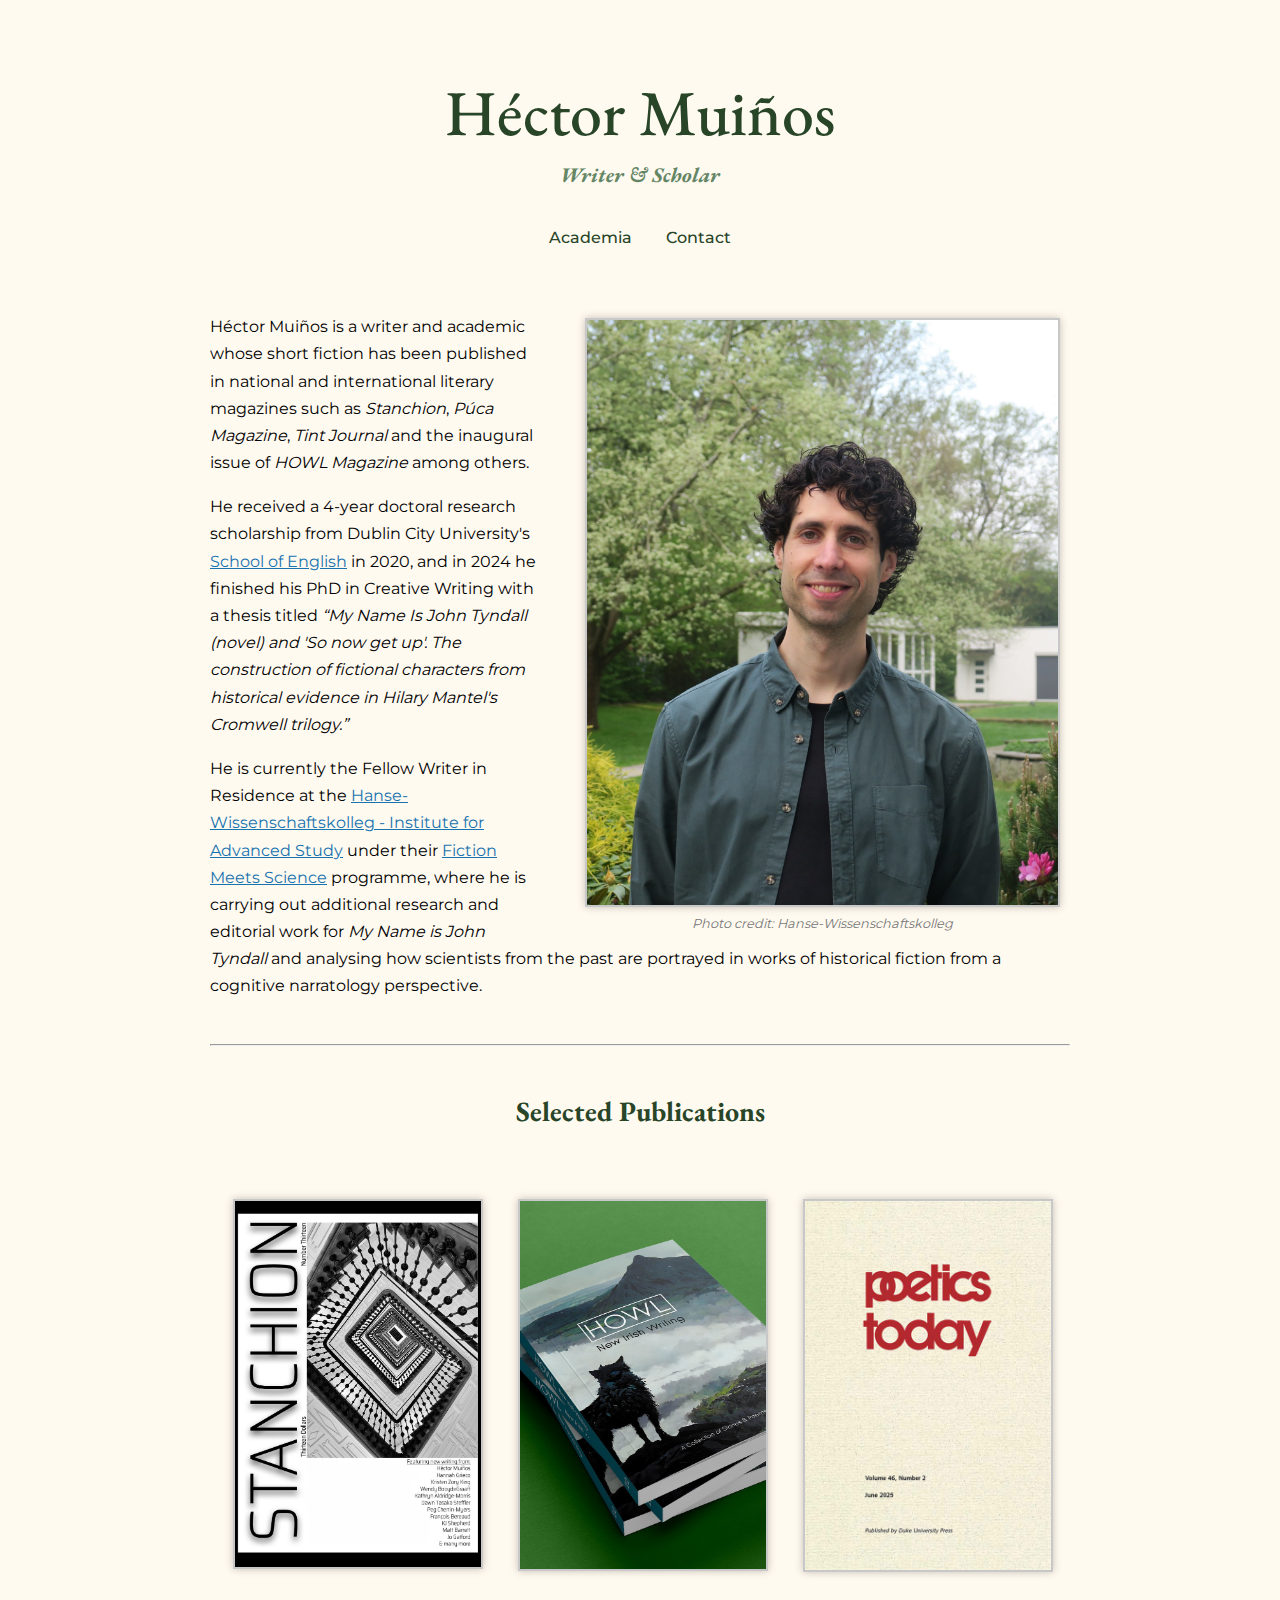
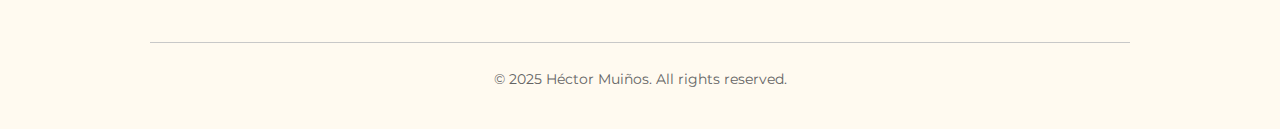
<file: index.html>
<!DOCTYPE html>
<html lang="en">
<head>
    <meta charset="UTF-8">
    <meta name="viewport" content="width=device-width, initial-scale=1.0">
    <meta name="description" content="Writer Héctor Muiños' official website. Find here all his publications, latest news and contact details.">
    <meta name="author" content="Héctor Muiños">
    <link rel="stylesheet" href="./css/styles.css">
    <title>Héctor Muiños - Writer & Scholar</title>
</head>
<body>
    <header id="home-header">
        <h1 id="home-title">Héctor Muiños</h1>
        <h2 id="home-subtitle">Writer & Scholar</h2>
        <nav id="home-nav">
                <!--<a href="./about.html">About</a>-->
                <!--<a href="./books.html">Books</a>-->
                <a href="./academia.html">Academia</a>
                <a href="./contact.html">Contact</a>
        </nav>     
    </header>
    <div class="main-content">
        <main>
            <section id="home">
                <figure id="about-figure">
                    <img id="about-image" src="./assets/images/Héctor_Muiños_at_the_HWK,_Germany.jpg" alt="Héctor Muiños at the Hanse-Wissenschaftskolleg in Delmenhorst, Germany.">
                    <figcaption class="caption">Photo credit: Hanse-Wissenschaftskolleg</figcaption>
                </figure>
                <p>Héctor Muiños is a writer and academic whose short fiction has been published in national and international literary magazines such as <i>Stanchion</i>, <i>Púca Magazine</i>, <i>Tint Journal</i> and the inaugural issue of <i>HOWL Magazine</i> among others.</p>
                <p>He received a 4-year doctoral research scholarship from Dublin City University's
                    <a href="https://www.dcu.ie/english" target="_blank">School of English</a> 
                    in 2020, and in 2024 he finished his PhD in Creative Writing with a thesis titled <i>“My Name Is John Tyndall (novel) and 'So now get up'. The construction of fictional characters from historical evidence in Hilary Mantel's Cromwell trilogy.”</i></p>
                <p>He is currently the Fellow Writer in Residence at the 
                    <a href="https://hanse-ias.de/en/" target="_blank">Hanse-Wissenschaftskolleg - Institute for Advanced Study</a> 
                    under their 
                    <a href="https://www.fictionmeetsscience.org/" target="_blank">Fiction Meets Science</a> 
                    programme, where he is carrying out additional research and editorial work for <i>My Name is John Tyndall</i> and analysing how scientists from the past are portrayed in works of historical fiction from a cognitive narratology perspective.</p>
                <p><!--Welcome to the official website of Héctor Muiños, a novelist and scholar dedicated to exploring the depths of human experience through literature and academic research.--></p>
                <br>
            </section>

            <hr>
            <br>

            <section>
                <h3 class="h3-home">Selected Publications</h3>
                    <section id="selected-publications">
                        <p><!--Héctor Muiños is an accomplished writer known for his compelling novels and insightful academic work. With a passion for storytelling and a keen eye for detail, Héctor has captivated readers worldwide.--></p>
                        <a href="https://www.stanchionzine.com/" target="_blank">
                            <img class="home-publication-cover" src="./assets/images/Stanchion_Issue_Thirteen.jpeg" alt="Cover of Stanchion, Issue Thirteen.">
                        </a>
                        <a href="https://www.howlwriting.ie/" target="_blank">
                            <img class="home-publication-cover" src="./assets/images/Howl_Issue_22.jpg" alt="Cover of HOWL, Issue 22.">
                        </a>
                        <a href="https://read.dukeupress.edu/poetics-today" target="_blank">
                            <img class="home-publication-cover" src="./assets/images/Poetics_Today_-_Volume_46,_number_2_(June_2025).png" alt="Cover of Poetics Today - Volume 47, number 2 (June 2026).">
                        </a>
                    </section>
            </section>

        </main>
    </div>
    <div class="footer-content">
        <footer>
            <p>&copy; 2025 Héctor Muiños. All rights reserved.</p>
        </footer>
    </div>
</body>
</html>


<!--Remember to use VALIDATOR: https://validator.w3.org-->
</file>
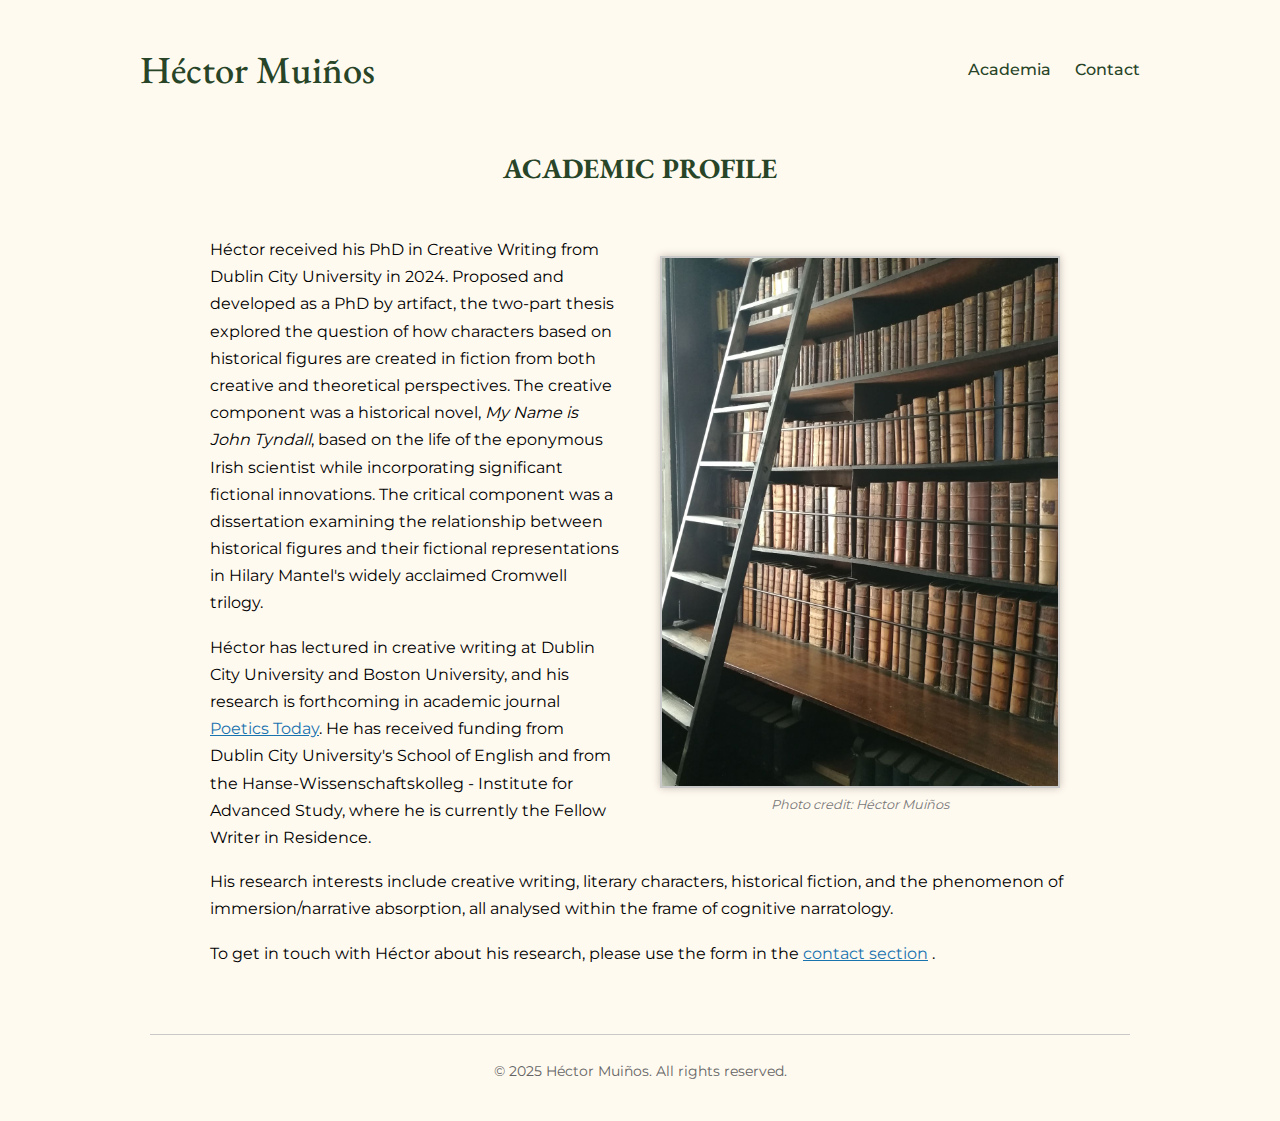
<file: academia.html>
<!DOCTYPE html>
<html lang="en">
<head>
    <meta charset="UTF-8">
    <meta name="viewport" content="width=device-width, initial-scale=1.0">
    <meta name="description" content="Writer Héctor Muiños' official website. Find here all his publications, latest news and contact details.">
    <meta name="author" content="Héctor Muiños">
    <link rel="stylesheet" href="./css/styles.css">
    <title>Héctor Muiños - Novelist & Scholar</title>
</head>
<body>
    <header class="tabs-header">
        <div class="tabs-container">
            <h1 class="tabs-title"><a href="index.html">Héctor Muiños</a></h1>
            <nav class="tabs-nav">
                <ul>
                    <!--<li><a href="./about.html">About</a></li>-->
                    <!--<li><a href="./books.html">Books</a></li>-->
                    <li><a href="./academia.html">Academia</a></li>
                    <li><a href="./contact.html">Contact</a></li>
                </ul>
            </nav>
        </div>
    </header>
    <div class="main-content">
        <main>
            <section id="academia">
                <h3>ACADEMIC PROFILE</h3>
                <figure id="academia-figure">
                    <img id="academia-image" src="./assets/images/Marsh Library.jpg" alt="A bookshelf in Marsh Library. A soft light falls on the ladder leaning against the shelves and the leatherbound books behind it.">
                    <figcaption class="caption">Photo credit: Héctor Muiños</figcaption>
                </figure>
                <p>Héctor received his PhD in Creative Writing from Dublin City University in 2024. Proposed and developed as a PhD by artifact, 
                    the two-part thesis explored the question of how characters based on historical figures are created in fiction from both creative and theoretical perspectives. 
                    The creative component was a historical novel, <i>My Name is John Tyndall</i>, based on the life of the eponymous Irish scientist 
                    while incorporating significant fictional innovations. The critical component was a dissertation examining the relationship between 
                    historical figures and their fictional representations in Hilary Mantel's widely acclaimed Cromwell trilogy.
                </p>
                <p>Héctor has lectured in creative writing at Dublin City University and Boston University, and his research is forthcoming in academic journal 
                    <a href="https://read.dukeupress.edu/poetics-today" target="_blank">Poetics Today</a>. 
                    He has received funding from Dublin City University's School of English and from the Hanse-Wissenschaftskolleg - Institute for Advanced Study, 
                    where he is currently the Fellow Writer in Residence.
                </p>
                <p>His research interests include creative writing, literary characters, historical fiction, 
                    and the phenomenon of immersion/narrative absorption, all analysed within the frame of cognitive narratology.
                </p>
                <p>To get in touch with Héctor about his research, please use the form in the 
                    <a href="./contact.html">contact section</a>
                .</p>
            </section>

        </main>
    </div>
    <div class="footer-content">
        <footer>
            <p>&copy; 2025 Héctor Muiños. All rights reserved.</p>
        </footer>
    </div>
</body>
</html>
</file>
<file: css/styles.css>
/*Consider normalising the stylesheet with https://cdn.jsdelivr.net/npm/modern-normalize/modern-normalize.css  and see what happens*/

/*FONTS*/

@font-face {
  font-family: "Montserrat";
  src: url(../assets/fonts/Montserrat-VariableFont_wght.ttf) format("truetype");
}

@font-face {
  font-family: "Montserrat Italic";
  src: url(../assets/fonts/Montserrat-Italic-VariableFont_wght.ttf) format("truetype");
}

@font-face {
  font-family: "EB Garamond";
  src: url(../assets/fonts/EBGaramond-VariableFont_wght.ttf) format("truetype");
}

@font-face {
  font-family: "EB Garamond Italic";
  src: url(../assets/fonts/EBGaramond-Italic-VariableFont_wght.ttf) format("truetype");
}

@font-face {
  font-family: "Sorts Mill Goudy";
  src: url(../assets/fonts/SortsMillGoudy-Regular.ttf) format("truetype");
}

@font-face {
  font-family: "Sorts Mill Goudy Italic";
  src: url(../assets/fonts/SortsMillGoudy-Italic.ttf) format("truetype");
}

/*Gobal box sizing*/

* {
  box-sizing: border-box;
}

/*NAVIGATION PANEL FOR THE HOME PAGE (index)*/

#home-nav {
  display: block;
  list-style-type: none;
  padding: 0;
  text-align: center;
  margin-top: 40px;
  margin-bottom: 30px;
}

#home-nav a {
  margin: 0 15px;
  font-size: 1em;
  font-weight: 500;
  color: rgb(40, 69, 40);
  text-decoration: none;
}

#home-nav a:hover {
  color: rgb(100, 134, 100);
}

#home-title {
  color: rgb(40, 69, 40);
  font-family: 'EB Garamond', 'Sorts Mill Goudy', Georgia, 'Times New Roman', Times, serif;
  font-weight: 500;
  font-size: 4em;
  text-align: center;
  margin-bottom: -10px;
}

#home-subtitle {
  color: rgb(100, 134, 100);
  font-family: 'EB Garamond Italic', 'Sorts Mill Goudy Italic', Georgia, 'Times New Roman', Times, serif;
  font-size: 1.3em;
  text-align: center;
}

/*NAVIGATION PANEL FOR THE REST OF THE TABS*/

.tabs-container {
  width: 90%;
  max-width: 1000px;
  margin: auto;
}

.tabs-header .tabs-container{
  display: flex;
  justify-content: flex-end;
  align-items: center;
}

.tabs-header {
  width: 100%;
  padding: 1rem 0;
}

.tabs-title {
  flex-grow: 1;
  margin: 0;
}

.tabs-title a {
  text-decoration: none;
  color: rgb(40, 69, 40);
  font-size: 1.2em;
  font-weight: 500;
  font-family: 'EB Garamond', 'Sorts Mill Goudy Italic', Georgia, 'Times New Roman', Times, serif;
}

.tabs-title a:hover {
  color: rgb(40, 69, 40);
}

.tabs-title a:visited {
  color: rgb(40, 69, 40);
}

.tabs-nav ul {
  list-style-type: none;
  padding: 0;
  margin: 0;
  display: flex;
  gap: 1.5rem;
}

.tabs-nav a {
  text-decoration: none;
  color: rgb(0, 0, 0);
  font-size: 1em;
  font-weight: 500;
  color: rgb(40, 69, 40);
}

.tabs-nav a:hover {
  color: rgb(100, 134, 100);
}

/*STYLES FOR THE BODY OF ALL TABS*/

.main-content {
  width: 92%;
  max-width: 900px;
  margin-left: auto;
  margin-right: auto;
  padding: 20px;
  background-color: rgb(255, 250, 240);
  flex-grow: 1;
}

body {
  height: 100vh;
  font-family: 'Montserrat', Verdana, Geneva, Tahoma, sans-serif;
  background-color: rgb(255, 250, 240);
  padding: 20px;
  display: flex;
  flex-direction: column;
  align-items: center;
}

h3 {
  font-family: 'EB Garamond', 'Sorts Mill Goudy', Georgia, 'Times New Roman', Times, serif;
  font-size: 1.75rem;
  color: rgb(40, 69, 40);
  text-align: center;
  margin: 20px 0px 50px 0px;
}

a {
  color: rgb(25, 115, 175);
  text-decoration: underline;
}

a:hover {
  color: rgb(219, 72, 101);
}

a:active {
  color: rgb(235, 76, 108);
}

p {
  line-height: 1.7;
  margin-bottom: 17px;
}

.important-paragraph::first-letter {
  font-size: 2rem;
  font-weight: bold;
  vertical-align: bottom;
  line-height: 1.2em;
}

/*For something very fancy about First Letter, consider this:
Drop Caps: Historical Use And Current Best Practices With CSS - https://www.smashingmagazine.com/2012/04/drop-caps-historical-use-and-current-best-practices/
or this
https://css-tricks.com/almanac/selectors/f/first-letter/
*/

/*SPECIFIC TO HOME SECTION*/

.h3-home {
  font-family: 'EB Garamond', 'Sorts Mill Goudy', Georgia, 'Times New Roman', Times, serif;
  font-size: 1.75rem;
  color: rgb(40, 69, 40);
  text-align: center;
}

#about-figure {
  float: right;
  margin: 5px 10px 0px 40px;
}

#about-image {
  border: 2px solid rgb(200, 200, 200);
  width: 100%;
  max-width: 475px;
  height: auto;
  box-shadow: 0 0 8px 0 rgb(196, 189, 178);
}

.caption {
  font-size: 0.8em;
  font-style: italic;
  color: rgb(120, 120, 120);
  text-align: center;
  margin-top: 5px;
}

#selected-publications {
  display: flex;
  flex-wrap: wrap;
  margin-left: -30px;
  justify-content: space-around;
  max-width: 900px;
}

.home-publication-cover {
  display: block;
  width: 250px;
  margin-top: 20px;
  margin-bottom: 20px;
  border: 2px solid rgb(200, 200, 200);
  box-shadow: 0 0 8px 0 rgb(196, 189, 178);
}

/*SPECIFIC TO ACADEMIA SECTION*/

#academia-figure {
  float: right;
  margin: 20px 10px 10px 40px;
}

#academia-image {
  border: 2px solid rgb(200, 200, 200);
  width: 100%;
  max-width: 400px;
  height: auto;
  box-shadow: 0 0 8px 0 rgb(196, 189, 178);
}

/*SPECIFIC TO CONTACT SECTION*/

.main-content-contact {
  width: 90%;
  max-width: 800px;
  margin-left: auto;
  margin-right: auto;
  padding: 20px;
  background-color: rgb(255, 250, 240);
  flex-grow: 1;
}

form {
  margin-top: 100px;
}

fieldset {
  border: none;
  margin-bottom: -8px;
  padding: 0;
  display: inline-block;
  width: 100%;
}

legend {
  margin-bottom: 8px;
  margin-left: -2px;
}

label {
  font-weight: auto;
  line-height: 2em;
  padding-top: 5px;
}

.name-fields {
  display: flex;
  gap: 25px;
  flex-wrap: wrap;
}

.name-label { 
  font-size: 0.9em;
}

input#first-name,
input#last-name {
  width: 367px;
  min-width: 300px;
  margin-bottom: 6px;
}

input, textarea {
  width: 100%;
  background-color: rgb(255, 250, 240);
  font-size: 1em;
  padding: 8px;
  border: 1px solid rgb(150, 150, 150);
  border-radius: 20px;
}

textarea {
  height: 100px;
  resize: vertical;
}

input:hover,
textarea:hover {
  outline: 0.8px solid rgb(80, 114, 80);
}

input:focus,
textarea:focus {
  outline: 2.75px solid rgb(67, 116, 67);
}

input[type="email"]::placeholder {
  font-style: italic;
}

input[type=submit] {
  width: auto;
  font-size: 1em;
  border: none;
  color: rgb(255, 250, 240);
  background-color: rgb(67, 116, 67);
  padding: 8px 32px;
  text-decoration: none;
  margin: 4px 2px;
  cursor: pointer;
  border-radius: 8px;
  box-shadow: 0 3px 6px rgb(113, 121, 113);
  min-width: 100px;
  /*transition: transform 0.2s, background-color 0.2s ease;    ---> this, along with the transfor line in the next selector, would make the button bigger when hovered*/
}

input[type=submit]:hover {
  background-color: rgb(96, 140, 96);
  /*transform: scale(1.04);*/
}

/*FOOTER*/

.footer-content {
  width: 90%;
  max-width: 1000px;
  margin-left: auto;
  margin-right: auto;
  padding: 10px;
  background-color: rgb(255, 250, 240);
}

footer {
  text-align: center;
  font-size: 0.9em;
  color: rgb(100, 100, 100);
  margin-top: 20px;
  padding: 10px;
  border-top: 1px solid rgb(200, 200, 200);

}
</file>
